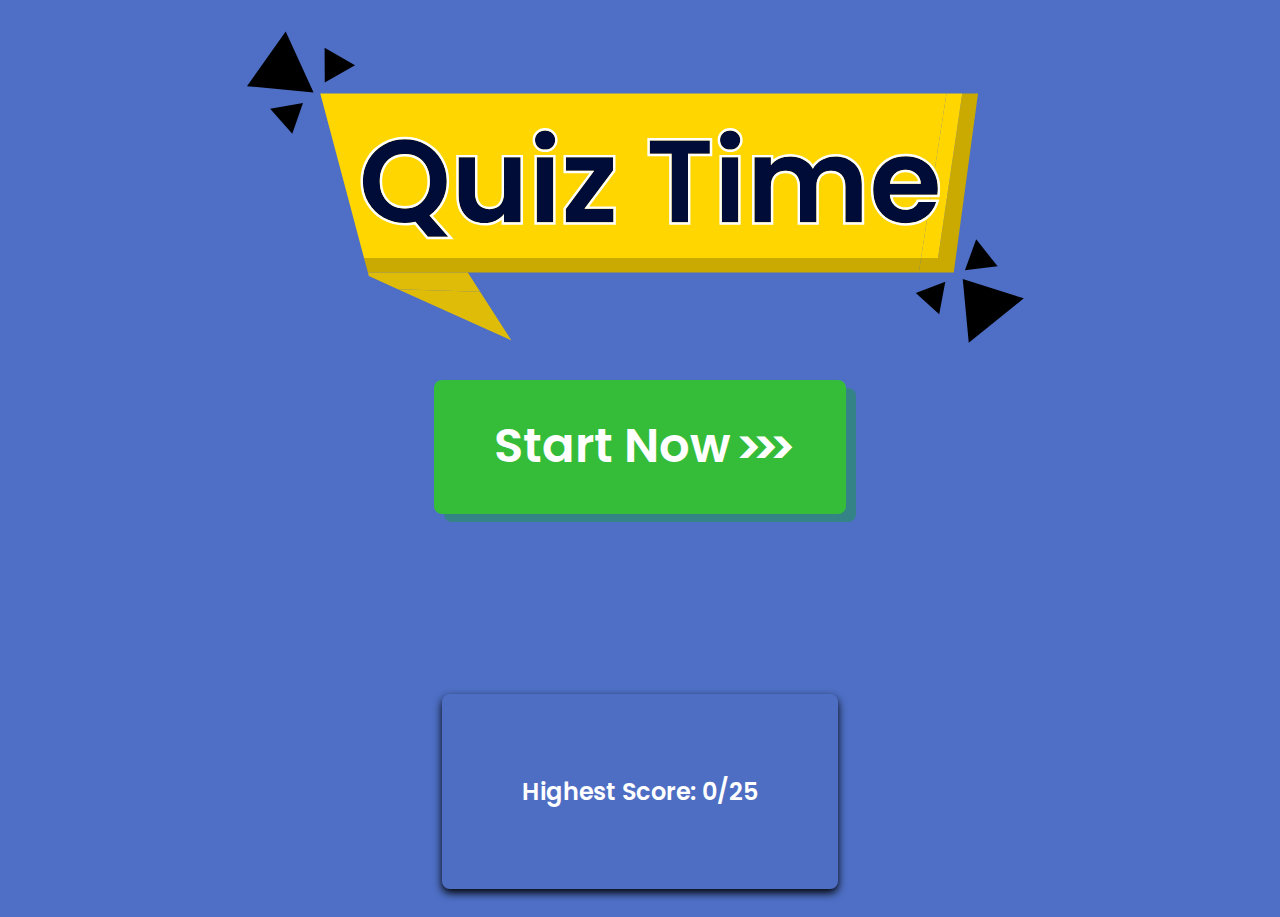
<file: index.html>
<!DOCTYPE html>
<html lang="en">
  <head>
    <meta charset="UTF-8" />
    <meta name="viewport" content="width=device-width, initial-scale=1.0" />
    <title>Quiz App</title>
    <link rel="stylesheet" href="style.css" />
    <script src="script.js" defer></script>
  </head>
  <body>
    <img class="quiz-time-img" src="./images/Quiz-time.svg" alt="Quiz-time" />
    <a href="quizes.html" class="start-now">Start Now <span>>>></span></a>

    <div class="highest-score-text">
      Highest Score: <span class="highest-score"></span>/<span
        class="no-of-questions"
      ></span>
    </div>
  </body>
</html>
</file>
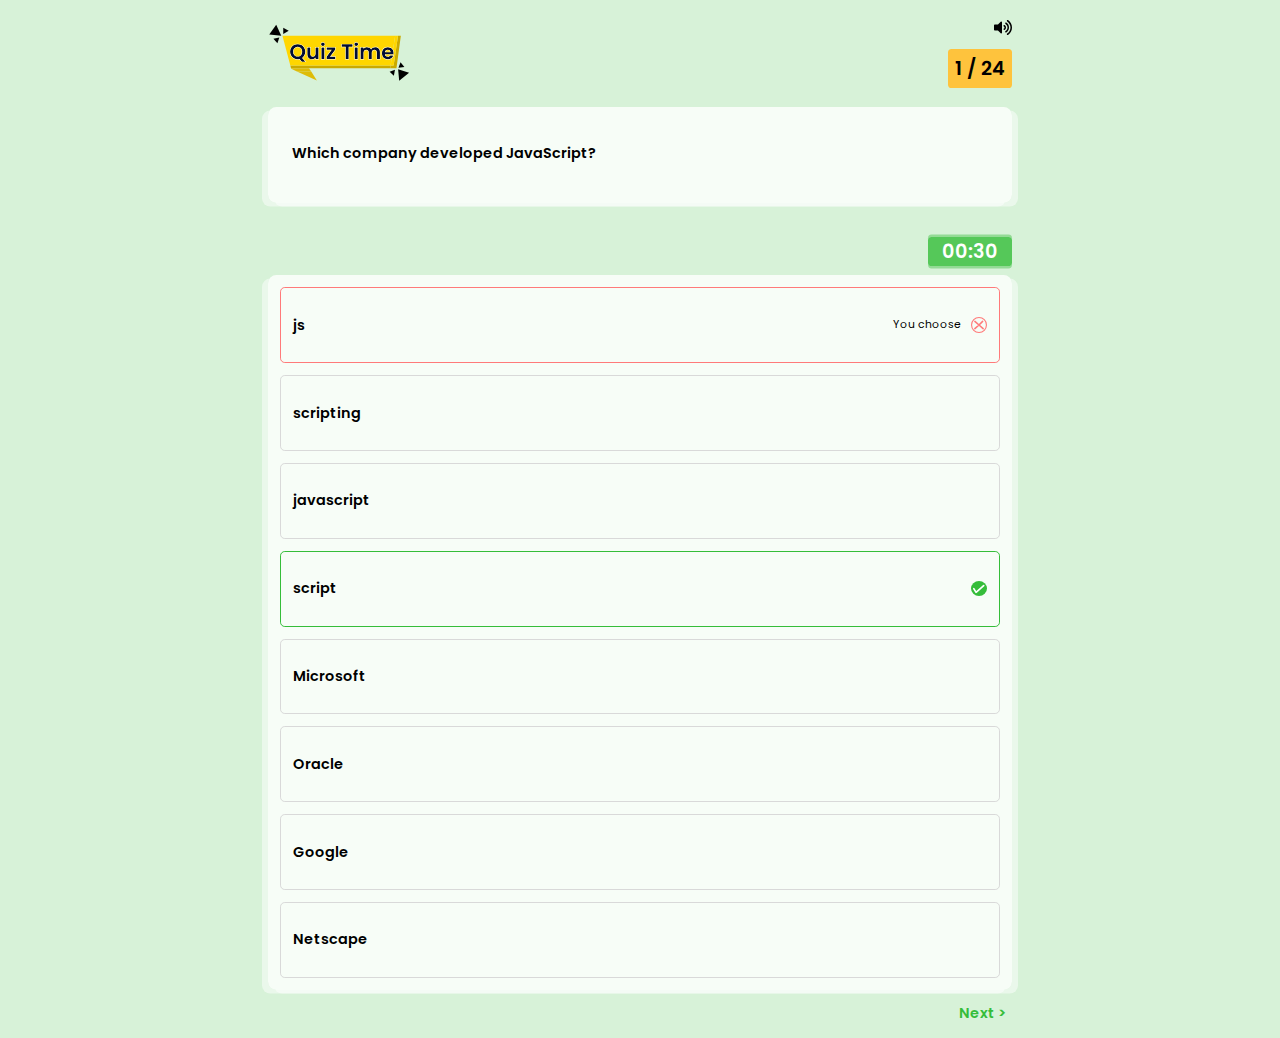
<file: quizes.html>
<!DOCTYPE html>
<html lang="en">
  <head>
    <meta charset="UTF-8" />
    <meta name="viewport" content="width=device-width, initial-scale=1.0" />
    <title>Quiz App</title>
    <link rel="stylesheet" href="quiz.css" />
    <script src="quiz.js" defer></script>
  </head>
  <body>
    <div class="quiz-container">
      <header class="header">
        <img class="quiz-time" src="./images/Quiz-time.svg" alt="quiz-time" />
        <div class="right-section">
          <div class="speaker-imgs">
            <img src="./images/speaker.svg" alt="speaker" class="speaker" />
            <img src="./images/mute.svg" alt="mute" class="mute" />
          </div>
          <div class="question-no">
            <span class="quiz-no">02</span>
            /
            <span class="no-of-questions">25</span>
          </div>
        </div>
      </header>
      <h1 class="question">
        Inside which HTML element do we put the JavaScript?
      </h1>
      <div class="timer">00:30</div>
      <div class="options">
        <div class="option option-1 wrong">
          <p class="option-text">js</p>
          <div class="msg">
            <span class="wrong-text">You choose</span
            ><span
              ><img
                class="correct-img"
                src="./images/correct.svg"
                alt="correct" />
              <img class="wrong-img" src="./images/wrong.svg" alt="wrong"
            /></span>
          </div>
        </div>
        <div class="option option-2">
          <p class="option-text">scripting</p>
          <div class="msg">
            <span class="wrong-text">You choose</span
            ><span
              ><img
                class="correct-img"
                src="./images/correct.svg"
                alt="correct" />
              <img class="wrong-img" src="./images/wrong.svg" alt="wrong"
            /></span>
          </div>
        </div>
        <div class="option option-3">
          <p class="option-text">javascript</p>
          <div class="msg">
            <span class="wrong-text">You choose</span
            ><span
              ><img
                class="correct-img"
                src="./images/correct.svg"
                alt="correct" />
              <img class="wrong-img" src="./images/wrong.svg" alt="wrong"
            /></span>
          </div>
        </div>

        <div class="option option-3 correct">
          <p class="option-text">script</p>
          <div class="msg">
            <span class="wrong-text">You choose</span
            ><span
              ><img
                class="correct-img"
                src="./images/correct.svg"
                alt="correct" />
              <img class="wrong-img" src="./images/wrong.svg" alt="wrong"
            /></span>
          </div>
        </div>
      </div>
      <div class="next-quiz">
        <a href="result.html"
          ><button type="button" class="next">Next ></button></a
        >
      </div>
    </div>
  </body>
</html>
</file>
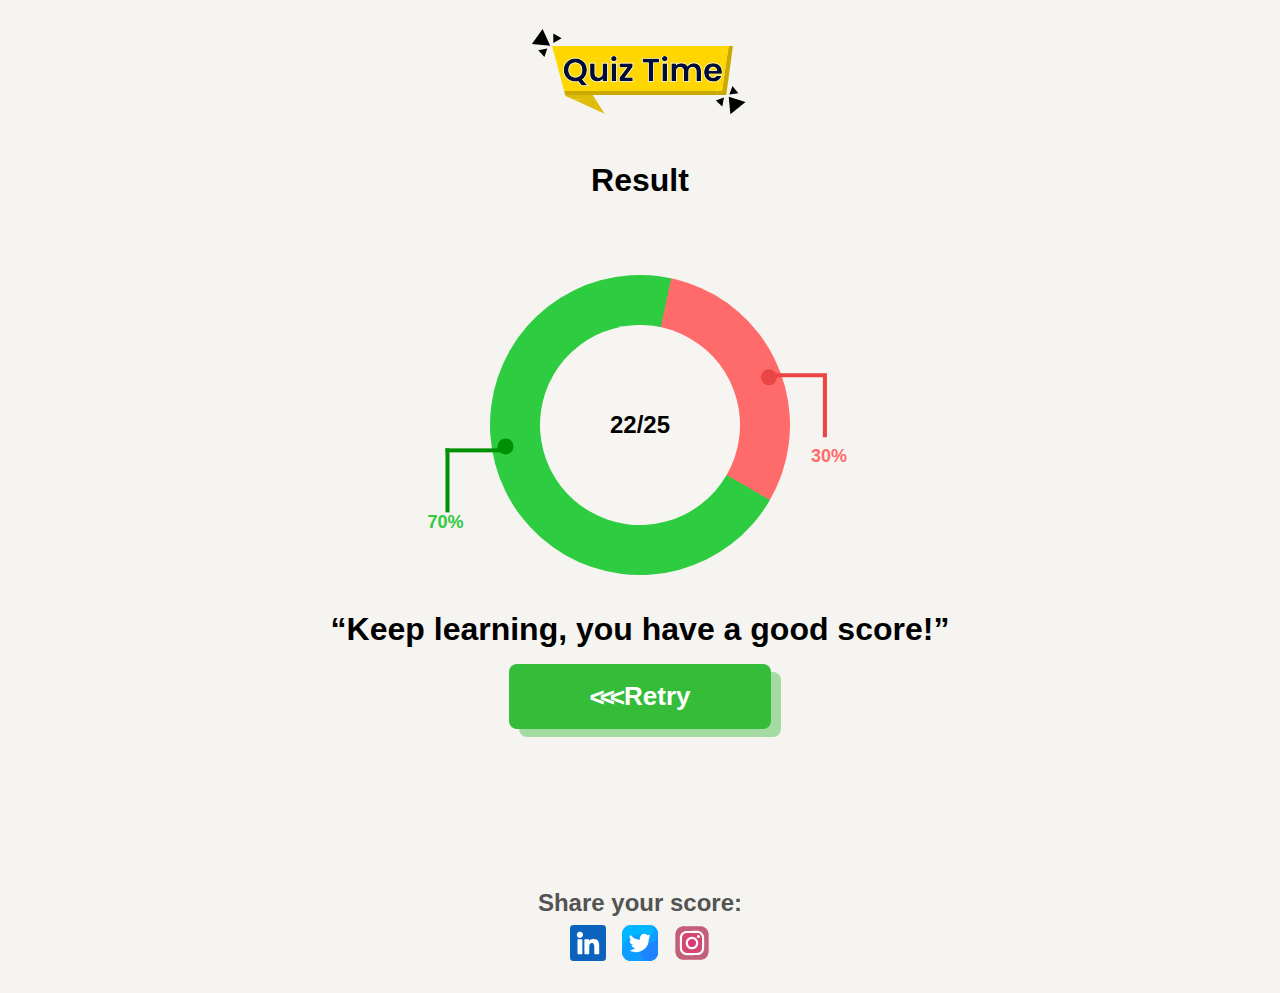
<file: result.html>
<!DOCTYPE html>
<html lang="en">
  <head>
    <meta charset="UTF-8" />
    <meta name="viewport" content="width=device-width, initial-scale=1.0" />
    <title>Quiz App</title>
    <link rel="stylesheet" href="result.css" />
    <script src="result.js" defer></script>
  </head>
  <body>
    <img class="quiz-time" src="images/Quiz-time.svg" alt="quiz-time" />
    <h2 class="result-heading">Result</h2>

    <div class="result">
      <div class="score">
        <div class="pie-chart">
          <div class="center">22/25</div>
          <span class="label green">70%</span>
          <span class="label red">30%</span>
        </div>
      </div>
      <div class="correct-answers-bar"></div>
      <div class="wrong-answers-bar"></div>
    </div>
    <div class="result-msg">“Keep learning, you have a good score!”</div>
    <a href="index.html" class="retry"><span><<<</span> Retry</a>

    <div class="share-options">
      <p class="share-text">Share your score:</p>
      <img src="./images/linkedin.svg" alt="linkedIn" />
      <img src="./images/twitter.svg" alt="twitter" />
      <img src="./images/instagram.svg" alt="instagram" />
    </div>
  </body>
</html>
</file>
<file: style.css>
@import url("https://fonts.googleapis.com/css2?family=Poppins:ital,wght@0,100;0,200;0,300;0,400;0,500;0,600;0,700;0,800;0,900;1,100;1,200;1,300;1,400;1,500;1,600;1,700;1,800;1,900&display=swap");

* {
  box-sizing: border-box;
}

body {
  display: flex;
  flex-direction: column;
  align-items: center;
  justify-content: center;
  min-height: 100vh;
  gap: 20px;
  font-family: "Poppins", sans-serif;
  font-weight: 600;
  padding: 20px;
  background-color: #4e6fc5;
}

.quiz-time-img {
  width: min(800px, 100%);
}

.start-now {
  background-color: #35bd3a;
  width: min(400px, min-content);
  padding: 30px 60px;
  font-size: 48px;
  border-radius: 8px;
  box-shadow: 10px 8px 0 #01ab0855;
  color: #fff;
  text-decoration: none;
  display: flex;
  gap: 4px;
  outline: none;
  margin-bottom: 160px;
}

.start-now span {
  transform: translateX(0px);
  transition: all 0.3s ease-in-out;
  margin-top: 2px;
  letter-spacing: -10px;
}

.start-now:hover span {
  transform: translateX(10px);
  letter-spacing: -5px;
}

.highest-score-text {
  font-size: 24px;
  color: #fff;
  box-shadow: 0 4px 8px rgba(0, 0, 0.3);
  padding: 80px;
  background-color: rgb(78, 111, 197, 0.2);
  border-radius: 8px;
}

@media (width <= 680px) {
  .start-now {
    font-size: 20px;
    padding: 12px 20px;
    box-shadow: 4px 4px 0 #01ab0855;
  }

  .start-now span {
    transform: translateX(0px);
    transition: all 0.3s ease-in-out;
    margin-top: 2px;
    letter-spacing: -5px;
  }

  .highest-score-text {
    font-size: 16px;
    padding: 20px;
  }
}

.bg-video {
  position: fixed;
  background-size: cover;
  z-index: -1;
  opacity: 5;
}
</file>
<file: quiz.css>
@import url("https://fonts.googleapis.com/css2?family=Poppins:ital,wght@0,100;0,200;0,300;0,400;0,500;0,600;0,700;0,800;0,900;1,100;1,200;1,300;1,400;1,500;1,600;1,700;1,800;1,900&display=swap");

* {
  box-sizing: border-box;
}

:root {
  --accent-color: 53, 189, 58;
}

html {
  font-size: 0.6rem;
}

body {
  font-family: "Poppins", sans-serif;
  font-weight: 600;
  display: flex;
  flex-direction: column;
  align-items: center;
  justify-content: center;
  flex-direction: column;
  min-height: 100vh;
  background-color: rgba(var(--accent-color), 0.2);
  transition: background-color 0.1s ease-in-out;
  padding: 1.25rem;
  max-width: 80rem;
  margin-inline: auto;
  position: relative;
}

.mute {
  display: none;
}

.speaker-imgs {
  cursor: pointer;
}

.speaker-imgs.muted .mute {
  display: block;
  margin-left: auto;
}

.speaker-imgs.muted .speaker {
  display: none;
}

.quiz-container {
  width: 100%;
  display: flex;
  flex-direction: column;
  gap: 1rem;
  padding-bottom: 3rem;
}

.header {
  display: flex;
  justify-content: space-between;
  width: 100%;
}

.quiz-time {
  width: min(15rem, 100%);
}

.right-section {
  flex-shrink: 0;
}

.speaker-imgs img {
  width: 1.875rem;
}

.speaker {
  margin-left: auto;
  display: block;
}

.question-no {
  border-radius: 0.375rem;
  background-color: #fec33d;
  font-size: 2rem;
  padding: 0.5rem 0.75rem;
  margin-top: 1.5rem;
}

.question {
  padding: 3.75rem 2.5rem;
  background-color: rgba(255, 255, 255, 0.8);
  box-shadow: -0.625rem 0.375rem 0 rgba(255, 255, 255, 0.48),
    0.625rem 0.375rem 0 rgba(255, 255, 255, 0.48);
  border-radius: 0.875rem;
  font-size: 1.5rem;
  font-weight: 600;
  min-height: 10rem;
}

.options {
  background-color: rgba(255, 255, 255, 0.8);
  box-shadow: -0.625rem 0.375rem 0 rgba(255, 255, 255, 0.48),
    0.625rem 0.375rem 0 rgba(255, 255, 255, 0.48);
  border-radius: 0.875rem;
  font-size: 1.5rem;
  display: flex;
  gap: 1.25rem;
  padding: 1.25rem;
  flex-direction: column;
  min-height: 26rem;
}

.option {
  cursor: pointer;
  border: 0.1875rem solid #d9d9d9;
  border-radius: 0.5rem;
  display: flex;
  padding: 1.25rem;
  justify-content: space-between;
  align-items: center;
}

.option .msg {
  display: flex;
  gap: 1rem;
}

.option img {
  width: 1.625rem;
}

.timer {
  border-radius: 0.375rem;
  background-color: rgba(var(--accent-color), 0.8);
  box-shadow: 0 -0.25rem 0 rgba(var(--accent-color), 0.42),
    0 0.25rem 0 rgba(var(--accent-color), 0.42);
  color: #fff;
  font-size: 2rem;
  padding: 0rem 0.75rem;
  margin-top: 1.5rem;
  max-width: 8.75rem;
  width: 100%;
  min-height: 2.25rem;
  text-align: center;
  margin-left: auto;
  transition: background-color 0.1s ease-in-out, box-shadow 0.1s ease-in-out;
}

.options .correct-img,
.options .wrong-text,
.options .wrong-img {
  display: none;
}

.option.wrong {
  border-color: #ff7a7a;
}

.option.correct {
  border-color: #35bd3a;
}

.option.wrong .wrong-img,
.option.wrong .wrong-text,
.option.correct .correct-img {
  font-size: 1.125rem;
  font-weight: 400;
  display: block;
}

.next-quiz {
  width: max-content;
  margin-left: auto;
  outline: none;
  position: absolute;
  right: 1.25rem;
  bottom: 5px;
}

.next-quiz .next {
  color: rgba(var(--accent-color));
  font-size: 1.5rem;

  font-family: "Poppins", sans-serif;
  font-weight: 600;
  background-color: transparent;
  border: none;
  cursor: pointer;
  transition: color 0.1s ease-in-out;
  text-decoration: none;
}

@media (width <= 600px) {
  html {
    font-size: 0.75rem;
  }
}
</file>
<file: result.css>
* {
  box-sizing: border-box;
}

:root {
  --result-percentage: 70%;
}

body {
  font-family: "Poppins", sans-serif;
  font-weight: 600;
  display: flex;
  gap: 1rem;
  flex-direction: column;
  align-items: center;
  justify-content: center;
  flex-direction: column;
  min-height: 100vh;
  background-color: #f6f4f0;
  padding: 1.25rem;
}

.quiz-time {
  width: 13.75rem;
}

.result-heading {
  font-size: 2rem;
  margin-bottom: 3.75rem;
}

.retry {
  background-color: #35bd3a;
  display: flex;
  align-items: center;
  padding: 1rem 5rem;
  font-size: 1.625rem;
  border-radius: 0.5rem;
  box-shadow: 0.625rem 0.5rem 0 #01ab0855;
  color: #fff;
  text-decoration: none;
  display: flex;
  gap: 0.25rem;
  outline: none;
  margin-bottom: 7.5rem;
}

.retry span {
  transform: translateX(0rem);
  transition: all 0.3s ease-in-out;
  margin-top: 0.125rem;
  letter-spacing: -0.3125rem;
}

.retry:hover span {
  transform: translateX(-0.3125rem);
  letter-spacing: 0rem;
}

.result-msg {
  font-size: 2rem;
  text-align: center;
}

.share-options {
  text-align: center;
}

.share-text {
  font-size: 1.5rem;
  color: #535353;
  margin-bottom: 0.5rem;
}

.share-options img {
  border-radius: 0.25rem;
  width: 2.25rem;
  cursor: pointer;
  transition: transform 0.3s ease-in-out;
}

.share-options img + img {
  margin-left: 0.75rem;
}

.share-options img:hover {
  transform: scale(1.1);
}

.pie-chart {
  width: 18.75rem;
  height: 18.75rem;
  border-radius: 50%;
  background: conic-gradient(
    #2ecc40 0% var(--result-percentage),
    #ff6b6b var(--result-percentage) 100%
  );
  display: flex;
  justify-content: center;
  align-items: center;
  position: relative;
  transform: rotate(120deg);
  margin-bottom: 1.25rem;
}

/* white circle in center */
.pie-chart::before {
  content: "";
  position: absolute;
  width: 12.5rem;
  height: 12.5rem;
  background: #f7f5f2;
  border-radius: 50%;
}

.label {
  position: absolute;
  font-weight: bold;
  font-size: 1.125rem;
  transform: rotate(-120deg);
}

.label.green {
  color: #2ecc40;
  bottom: 1.25rem;
  right: -3.125rem;
}

.label.green::before {
  content: "";
  width: 1rem;
  height: 1rem;
  border-radius: 50%;
  position: absolute;
  bottom: 4.9375rem;
  left: 4.375rem;
  background-color: #009006;
}

.label.green::after {
  content: "";
  width: 3.75rem;
  height: 3.75rem;
  border-top: 0.25rem solid #009006;
  border-left: 0.25rem solid #009006;
  position: absolute;
  left: 50%;
  bottom: 100%;
}

.label.red {
  color: #ff6b6b;
  top: -2.5rem;
  left: 4.0625rem;
}

.label.red::before {
  content: "";
  width: 1rem;
  height: 1rem;
  border-radius: 50%;
  position: absolute;
  bottom: 5.125rem;
  right: 4.375rem;
  background-color: #eb4545;
}

.label.red::after {
  content: "";
  width: 3.75rem;
  height: 3.75rem;
  border-top: 0.25rem solid #eb4545;
  border-left: 0.25rem solid #eb4545;
  position: absolute;
  bottom: 1.875rem;
  right: 1.25rem;
  transform: rotateY(180deg);
}

/* text inside */
.center {
  position: absolute;
  font-weight: bold;
  font-size: 1.5rem;
  color: #000;
  transform: rotate(-120deg);
}

@media (width <= 680px) {
  html {
    font-size: 0.75rem;
  }

  .retry {
    font-size: 1rem;
    padding: 0.75rem 1.25rem;
    box-shadow: 0.25rem 0.25rem 0 #01ab0855;
  }

  .retry span {
    transform: translateX(0rem);
    transition: all 0.3s ease-in-out;
    margin-top: 0.125rem;
    letter-spacing: -0.125rem;
  }

  .result-msg {
    font-size: 1.25rem;
  }

  .share-text {
    font-size: 1rem;
  }

  .share-options img {
    width: 1.875rem;
  }
}

@media (width <= 380px) {
  html {
    font-size: 0.6rem;
  }
}
</file>
